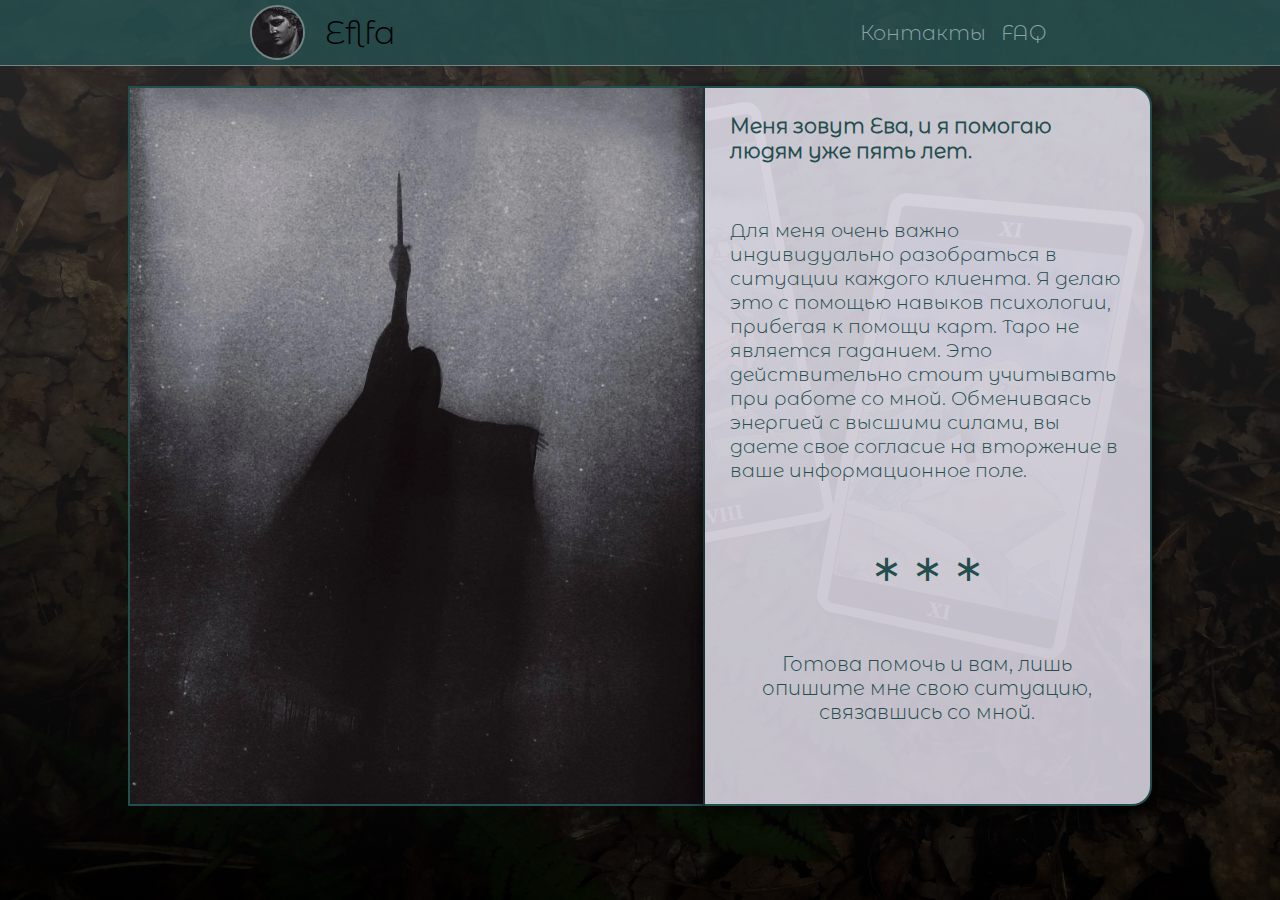
<file: index.html>
<!DOCTYPE html>
<html lang="ru">
  <head>
    <meta charset="UTF-8" />
    <meta http-equiv="X-UA-Compatible" content="IE=edge" />
    <meta name="viewport" content="width=device-width, initial-scale=1.0" />
    <link rel="stylesheet" href="css/style.css" />
    <link rel="stylesheet" href="css/index.css" />
    <link rel="icon" href="img/favico.svg" type="image/svg+xml" />
    <title>Eflfa</title>
    <!-- Yandex.Metrika counter -->
    <script type="text/javascript">
      (function (m, e, t, r, i, k, a) {
        m[i] =
          m[i] ||
          function () {
            (m[i].a = m[i].a || []).push(arguments);
          };
        m[i].l = 1 * new Date();
        for (var j = 0; j < document.scripts.length; j++) {
          if (document.scripts[j].src === r) {
            return;
          }
        }
        (k = e.createElement(t)),
          (a = e.getElementsByTagName(t)[0]),
          (k.async = 1),
          (k.src = r),
          a.parentNode.insertBefore(k, a);
      })(
        window,
        document,
        "script",
        "https://mc.yandex.ru/metrika/tag.js",
        "ym"
      );

      ym(93807326, "init", {
        clickmap: true,
        trackLinks: true,
        accurateTrackBounce: true,
        webvisor: true,
      });
    </script>
    <noscript
      ><div>
        <img
          src="https://mc.yandex.ru/watch/93807326"
          style="position: absolute; left: -9999px"
          alt=""
        /></div
    ></noscript>
    <!-- /Yandex.Metrika counter -->
  </head>
  <body>
    <nav>
      <div class="logo-cont">
        <img src="img/SW2hzkZBmKA.jpg" class="logo" />
        <a href="" class="logo-text">Eflfa</a>
      </div>
      <div class="nav-a-cont">
        <a href="pages/contacts.html"> Контакты </a>
        <a href="pages/faq.html"> FAQ </a>
      </div>
    </nav>

    <section>
      <div class="s1-cont">
        <img src="img/JZ2RgEvrhH4.jpg" class="s1-img" />
        <div class="s1-text">
          <div class="s1-text-title">
            Меня зовут Ева, и я помогаю людям уже пять лет.
          </div>

          <p class="s1-text-p">
            Для меня очень важно индивидуально разобраться в ситуации каждого клиента. Я делаю это с помощью навыков психологии,
            прибегая к помощи карт. Таро не является гаданием. Это действительно
            стоит учитывать при работе со мной. Обмениваясь энергией с высшими
            силами, вы даете свое согласие на вторжение в ваше информационное
            поле.
          </p>
          <div class="stars">∗ ∗ ∗</div>
          <p class="s1-text-end">
            Готова помочь и вам, лишь опишите мне свою ситуацию, связавшись со
            мной.
          </p>
        </div>
      </div>
    </section>
  </body>
</html>
</file>
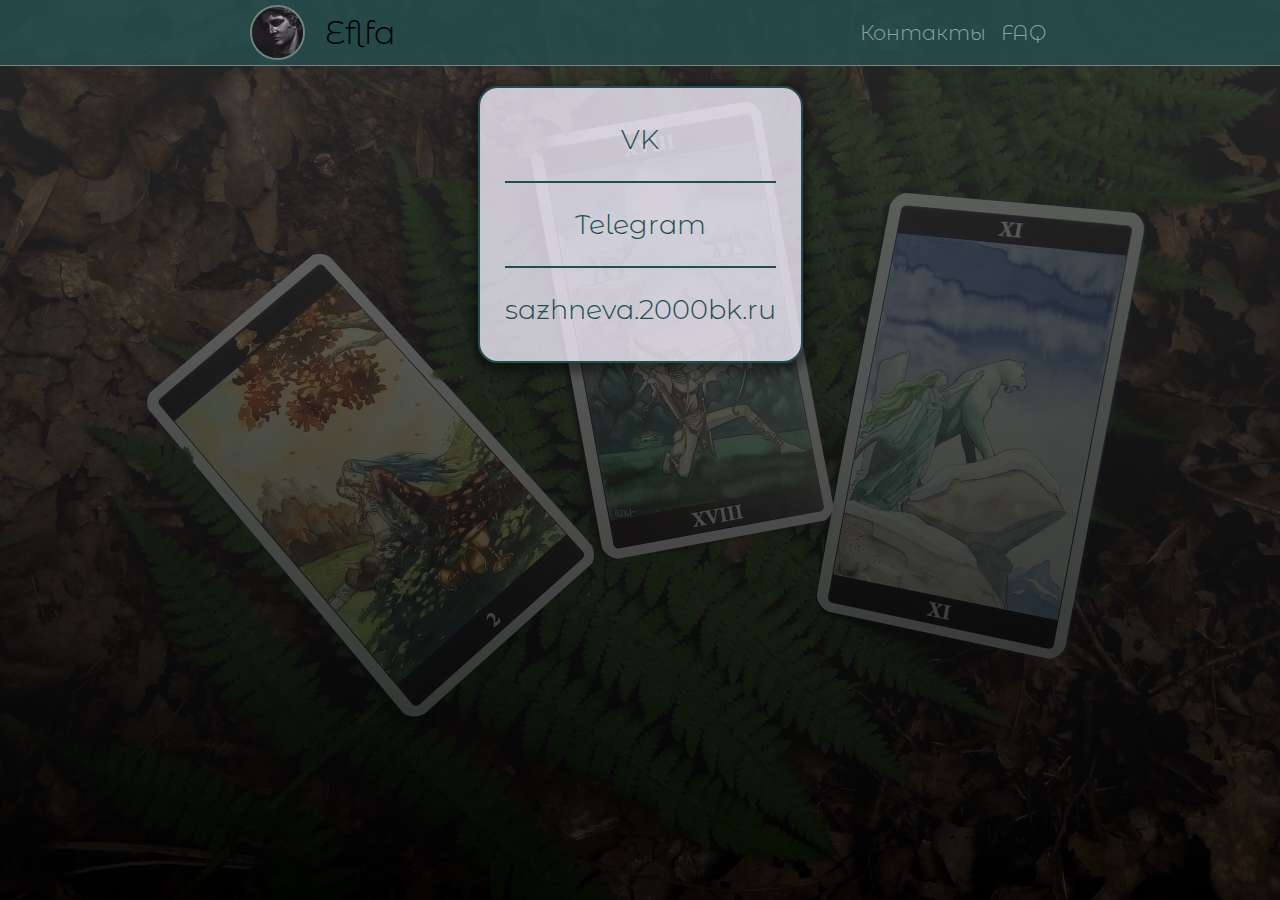
<file: pages/contacts.html>
<!DOCTYPE html>
<html lang="ru">
  <head>
    <meta charset="UTF-8" />
    <meta http-equiv="X-UA-Compatible" content="IE=edge" />
    <meta name="viewport" content="width=device-width, initial-scale=1.0" />
    <link rel="stylesheet" href="../css/style.css" />
    <link rel="stylesheet" href="../css/contacts.css" />
    <link rel="icon" href="../img/favico.svg" type="image/svg+xml" />
    <title>Контакты</title>
    <!-- Yandex.Metrika counter -->
    <script type="text/javascript">
      (function (m, e, t, r, i, k, a) {
        m[i] =
          m[i] ||
          function () {
            (m[i].a = m[i].a || []).push(arguments);
          };
        m[i].l = 1 * new Date();
        for (var j = 0; j < document.scripts.length; j++) {
          if (document.scripts[j].src === r) {
            return;
          }
        }
        (k = e.createElement(t)),
          (a = e.getElementsByTagName(t)[0]),
          (k.async = 1),
          (k.src = r),
          a.parentNode.insertBefore(k, a);
      })(
        window,
        document,
        "script",
        "https://mc.yandex.ru/metrika/tag.js",
        "ym"
      );

      ym(93807326, "init", {
        clickmap: true,
        trackLinks: true,
        accurateTrackBounce: true,
        webvisor: true,
      });
    </script>
    <noscript
      ><div>
        <img
          src="https://mc.yandex.ru/watch/93807326"
          style="position: absolute; left: -9999px"
          alt=""
        /></div
    ></noscript>
    <!-- /Yandex.Metrika counter -->
  </head>
  <body>
    <nav>
      <div class="logo-cont">
        <img src="../img/SW2hzkZBmKA.jpg" class="logo" />
        <a href="../index.html" class="logo-text">Eflfa</a>
      </div>
      <div class="nav-a-cont">
        <a href=""> Контакты </a>
        <a href="faq.html"> FAQ </a>
      </div>
    </nav>

    <section>
      <div class="s1-contacts-cont">
        <div class="contact-link-cont">
          <a href="https://vk.com/id783764481" class="contacts-link">VK</a>
        </div>
        <hr class="main-hr" />
        <div class="contact-link-cont">
          <a href="https://t.me/eflfa" class="contacts-link">Telegram</a>
        </div>
        <hr class="main-hr" />
        <div class="contact-link-cont">
          <a class="contacts-link" href="mailto:sazhneva.2000bk.ru"
            >sazhneva.2000bk.ru</a
          >
        </div>
      </div>
    </section>
  </body>
</html>
</file>
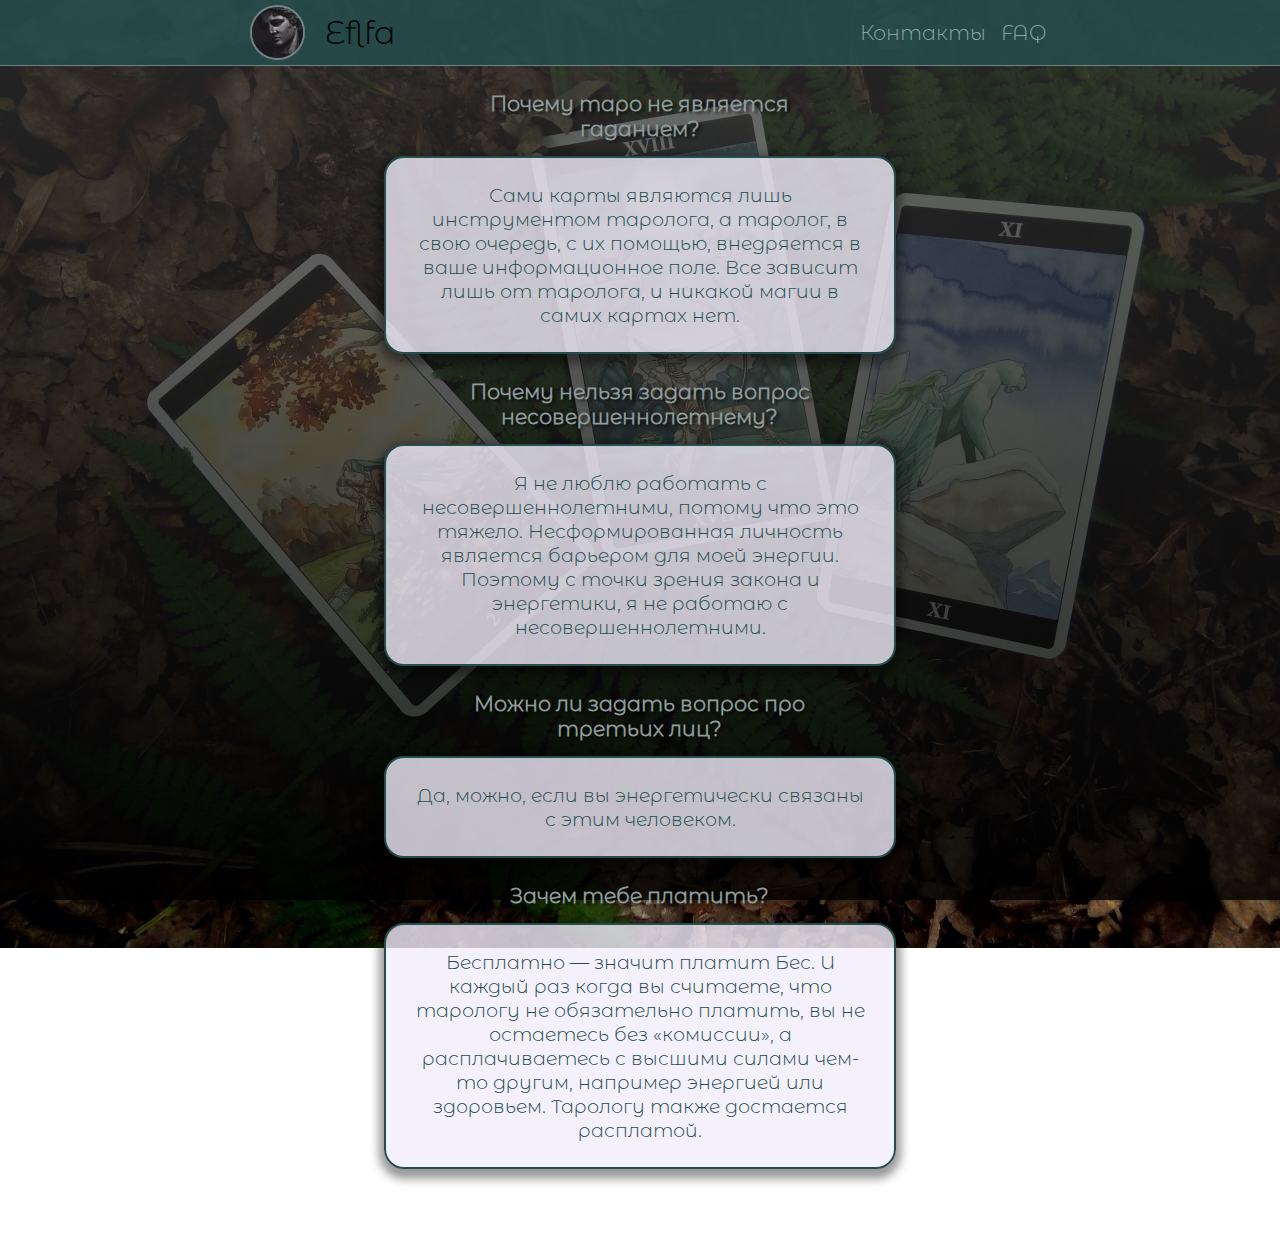
<file: pages/faq.html>
<!DOCTYPE html>
<html lang="ru">
  <head>
    <meta charset="UTF-8" />
    <meta http-equiv="X-UA-Compatible" content="IE=edge" />
    <meta name="viewport" content="width=device-width, initial-scale=1.0" />
    <link rel="stylesheet" href="../css/style.css" />
    <link rel="stylesheet" href="../css/faq.css" />
    <link rel="icon" href="../img/favico.svg" type="image/svg+xml" />
    <title>FAQ</title>
    <!-- Yandex.Metrika counter -->
    <script type="text/javascript">
      (function (m, e, t, r, i, k, a) {
        m[i] =
          m[i] ||
          function () {
            (m[i].a = m[i].a || []).push(arguments);
          };
        m[i].l = 1 * new Date();
        for (var j = 0; j < document.scripts.length; j++) {
          if (document.scripts[j].src === r) {
            return;
          }
        }
        (k = e.createElement(t)),
          (a = e.getElementsByTagName(t)[0]),
          (k.async = 1),
          (k.src = r),
          a.parentNode.insertBefore(k, a);
      })(
        window,
        document,
        "script",
        "https://mc.yandex.ru/metrika/tag.js",
        "ym"
      );

      ym(93807326, "init", {
        clickmap: true,
        trackLinks: true,
        accurateTrackBounce: true,
        webvisor: true,
      });
    </script>
    <noscript
      ><div>
        <img
          src="https://mc.yandex.ru/watch/93807326"
          style="position: absolute; left: -9999px"
          alt=""
        /></div
    ></noscript>
    <!-- /Yandex.Metrika counter -->
  </head>
  <body>
    <nav>
      <div class="logo-cont">
        <img src="../img/SW2hzkZBmKA.jpg" class="logo" />
        <a href="../index.html" class="logo-text">Eflfa</a>
      </div>
      <div class="nav-a-cont">
        <a href="contacts.html"> Контакты </a>
        <a href=""> FAQ </a>
      </div>
    </nav>

    <section>
      <div class="s1-faq-cont">
        <div class="s1-faq-question-cont">
          <div class="faq-question">Почему таро не является гаданием?</div>
        </div>
        <p class="faq-answer">
          Сами карты являются лишь инструментом таролога, а таролог, в свою
          очередь, с их помощью, внедряется в ваше информационное поле. Все
          зависит лишь от таролога, и никакой магии в самих картах нет.
        </p>
        <div class="s1-faq-question-cont">
          <div class="faq-question">
            Почему нельзя задать вопрос несовершеннолетнему?
          </div>
        </div>
        <p class="faq-answer">
          Я не люблю работать с несовершеннолетними, потому что это тяжело.
          Несформированная личность является барьером для моей энергии. Поэтому
          с точки зрения закона и энергетики, я не работаю с
          несовершеннолетними.
        </p>
        <div class="s1-faq-question-cont">
          <div class="faq-question">
            Можно ли задать вопрос про третьих лиц?
          </div>
        </div>
        <p class="faq-answer">
          Да, можно, если вы энергетически связаны с этим человеком.
        </p>
        <div class="s1-faq-question-cont">
          <div class="faq-question">Зачем тебе платить?</div>
        </div>
        <p class="faq-answer">
          Бесплатно — значит платит Бес. И каждый раз когда вы считаете, что
          тарологу не обязательно платить, вы не остаетесь без «комиссии», а
          расплачиваетесь с высшими силами чем-то другим, например энергией или
          здоровьем. Тарологу также достается расплатой.
        </p>
      </div>
    </section>
  </body>
</html>
</file>
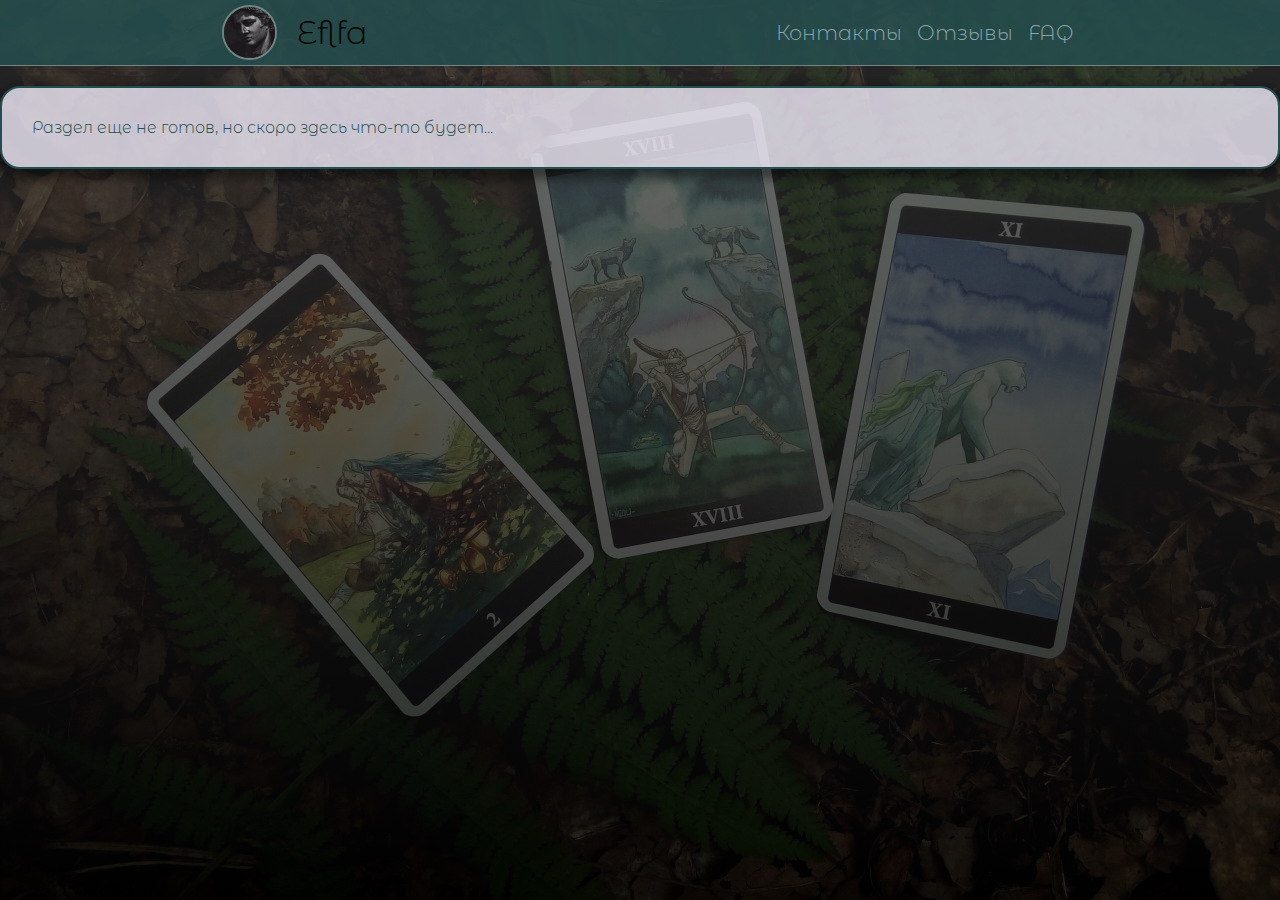
<file: pages/reviews.html>
<!DOCTYPE html>
<html lang="ru">
  <head>
    <meta charset="UTF-8" />
    <meta http-equiv="X-UA-Compatible" content="IE=edge" />
    <meta name="viewport" content="width=device-width, initial-scale=1.0" />
    <link rel="stylesheet" href="../css/style.css" />
    <link rel="stylesheet" href="../css/reviews.css" />
    <link rel="icon" href="../img/favico.svg" type="image/svg+xml" />
    <title>Отзывы</title>
    <!-- Yandex.Metrika counter -->
    <script type="text/javascript">
      (function (m, e, t, r, i, k, a) {
        m[i] =
          m[i] ||
          function () {
            (m[i].a = m[i].a || []).push(arguments);
          };
        m[i].l = 1 * new Date();
        for (var j = 0; j < document.scripts.length; j++) {
          if (document.scripts[j].src === r) {
            return;
          }
        }
        (k = e.createElement(t)),
          (a = e.getElementsByTagName(t)[0]),
          (k.async = 1),
          (k.src = r),
          a.parentNode.insertBefore(k, a);
      })(
        window,
        document,
        "script",
        "https://mc.yandex.ru/metrika/tag.js",
        "ym"
      );

      ym(93807326, "init", {
        clickmap: true,
        trackLinks: true,
        accurateTrackBounce: true,
        webvisor: true,
      });
    </script>
    <noscript
      ><div>
        <img
          src="https://mc.yandex.ru/watch/93807326"
          style="position: absolute; left: -9999px"
          alt=""
        /></div
    ></noscript>
    <!-- /Yandex.Metrika counter -->
  </head>
  <body>
    <nav>
      <div class="logo-cont">
        <img src="../img/SW2hzkZBmKA.jpg" class="logo" />
        <a href="../index.html" class="logo-text">Eflfa</a>
      </div>
      <div class="nav-a-cont">
        <a href="contacts.html"> Контакты </a>
        <a href=""> Отзывы </a>
        <a href="faq.html"> FAQ </a>
      </div>
    </nav>

    <section>
      <div class="reviews-cont">
        Раздел еще не готов, но скоро здесь что-то будет...
      </div>
    </section>
  </body>
</html>
</file>
<file: css/style.css>
@font-face {
  font-family: "Montserrat";
  src: url(../fonts/Montserrat.ttf);
}
::selection {
  color: #b01633;
  background-color: #244d4e;
}

* {
  margin: 0;
  padding: 0;
  box-sizing: border-box;
  font-family: "Montserrat";
}

body, html {  
  height: 100%;
  width: 100%;
}

html {
  position: relative;
  background: linear-gradient(rgba(54, 54, 54, 0.7), rgba(0, 0, 0, 0.8)),
    url(../img/bg.jpg);
  background-size: cover;
  background-repeat: no-repeat;
  background-attachment: fixed;
  background-position: top;
}
a {
  text-decoration: none;
  transition: 0.4s;
}
section {
  margin-top: 20px;
  padding-bottom: 20px;
}

nav {
  /* position: fixed; */
  background-color: rgba(36, 77, 78, 0.85);
  width: 100%;
  display: flex;
  justify-content: space-around;
  border-bottom: #748484 1px solid;
  user-select: none;
}
.logo-cont {
  display: flex;
  align-items: center;
}

.logo {
  border: #748484 2px solid;
  max-height: 55px;
  border-radius: 50%;
  margin: 5px 20px;
}
.logo-text {
  /* color: #d0667c; */
  color: black;
  font-size: 2em;
  cursor: pointer;
  transition: 0.4s;
}

.nav-a-cont {
  margin: 20px 0;
}

.nav-a-cont > a {
  color: #8aa4a8;
  font-size: 1.3em;
  margin-inline: 5px;
  cursor: pointer;
  text-align: center;
}

a:hover {
  color: #b01633;
  text-shadow: 0 0 1.5em;
}
.logo-text:hover {
  color: #7a0a1a;
}

.main-hr {
  margin-top: 15px;
  margin-bottom: 15px;
  margin-inline: auto;
  width: 100%;
  height: 2px;
  border: 0;
  background-color: #244d4e;
}
img {
  pointer-events: none;
  user-select: none;
}
@media (max-width: 700px) {
  nav {
    flex-wrap: wrap;
  }
  .logo-cont {
    width: 100vw;
    justify-content: center;
  }
  .nav-a-cont > a {
    font-size: 1.3em;
  }
}

@media (max-width: 365px) {
  .nav-a-cont > a {
    font-size: 0.9em;
  }
}
</file>
<file: css/index.css>
.s1-cont {
  display: flex;
  flex-direction: row;
  align-items: center;
  margin-inline: 10vw;
}

.s1-img {
  border: #244d4e 2px solid;
  max-height: 80vh;
  float: left;
}

.s1-text {
  display: flex;
  flex-wrap: wrap;
  height: 80vh;
  width: 50vw;
  font-size: 1.3em;
  padding: 25px;
  overflow: hidden;
  color: #244d4e;
  background-color: rgba(242, 237, 251, 0.8);
  border-radius: 0 20px 20px 0;
  border: #244d4e 2px solid;
  border-left: none;
  box-shadow: 0px 5px 10px 5px rgba(2, 2, 2, 0.4);
}

.s1-text-title {
  font-size: 1.6vw;
  font-weight: 600;
}

.s1-text-p {
  font-size: 1.5vw;
}

.stars {
  font-size: 1.8em;
  width: 100%;
  text-align: center;
  margin: 7px 0;
  user-select: none;
}

.s1-text-end {
  font-size: 1.55vw;
  text-align: center;
}

@media (max-width: 1058px) {
  .s1-cont {
    flex-wrap: wrap;
    flex-direction: column;
    justify-content: center;
    padding-inline: 0;
    margin: 0 auto;
  }

  .s1-img {
    max-width: 90vw;
    float: none;
  }

  .s1-text {
    display: block;
    font-size: 1.4em;
    height: fit-content;
    padding: 30px;

    width: 90vw;
    border-left: 2px solid #244d4e;
    border-radius: 20px;
    margin: 20px 0;
  }
  .s1-text-title {
    margin-bottom: 15px;
    font-size: 1.3em;
  }

  .s1-text-p {
    font-size: 1.1em;
  }

  .s1-text-end {
    font-size: 1.25em;
  }
}

@media (max-width: 335px) {
  .s1-text {
    padding: 20px;
  }
  .s1-text-title {
    font-size: 1.1em;
  }

  .s1-text-p {
    font-size: 0.9em;
  }

  .s1-text-end {
    font-size: 1.05em;
  }
}
</file>
<file: css/contacts.css>
.s1-contacts-cont {
  text-align: center;
  font-size: 1.7em;
  background-color: rgba(242, 237, 251, 0.8);
  border: #244d4e 2px solid;
  border-radius: 20px;
  margin: 15px auto;
  padding: 10px 25px;
  width: fit-content;
  box-shadow: 0px 5px 10px 5px rgba(2, 2, 2, 0.4);
}
.contact-link-cont {
  margin: 25px 0;
}

.contacts-link {
  color: #244d4e;
}

@media (max-width: 335px) {
.s1-contacts-cont {
  font-size: 7vw;
  padding: 10px 20px;
  width: 90vw;
}
}
</file>
<file: css/faq.css>
.s1-faq-cont {
    text-align: center;
    margin-bottom: 20px;
    padding-inline: 10vw;
    padding-bottom: 20px;
    margin-inline: auto;
}
.s1-faq-question-cont {
    width: 35%;
    margin-inline: auto;
    margin-top: 25px;
}

.faq-question {
    font-size: 1.3em;
    font-weight: 600;
    display: block;
    color: #8e9c9c;
    text-shadow: 3px 2px 3px rgba(0, 0, 0, 0.6);
}

.faq-answer {
    margin: 15px auto;
    padding: 25px;
    border-radius: 20px;
    color: #244d4e;
    font-size: 1.2em;
    background-color: rgba(242, 237, 251, 0.8);
    border: #244d4e 2px solid;
    word-wrap: break-word;  
    width: 50%;
    box-shadow: 0px 5px 10px 5px rgba(2, 2, 2, 0.4);
}



@media (max-width: 1058px) {
    .s1-faq-cont {
        padding-inline: 0;
    }
    .s1-faq-cont {
        width: 90vw;
    }
    .s1-faq-question-cont {
        width: 100%;
    }
    .faq-answer {
        width: 100%;
    }
}

@media (max-width: 335px) {
    .faq-question {
        font-size: 1.1em;
    }

    .faq-answer {
        padding: 20px;
    }
}
</file>
<file: css/reviews.css>
.reviews-cont {
    color: #244d4e;
    background-color: rgba(242, 237, 251, 0.8);
    border-radius: 20px;
    border: #244d4e 2px solid;
    box-shadow: 0px 5px 10px 5px rgba(2, 2, 2, 0.4);
    padding: 30px;
}
</file>
